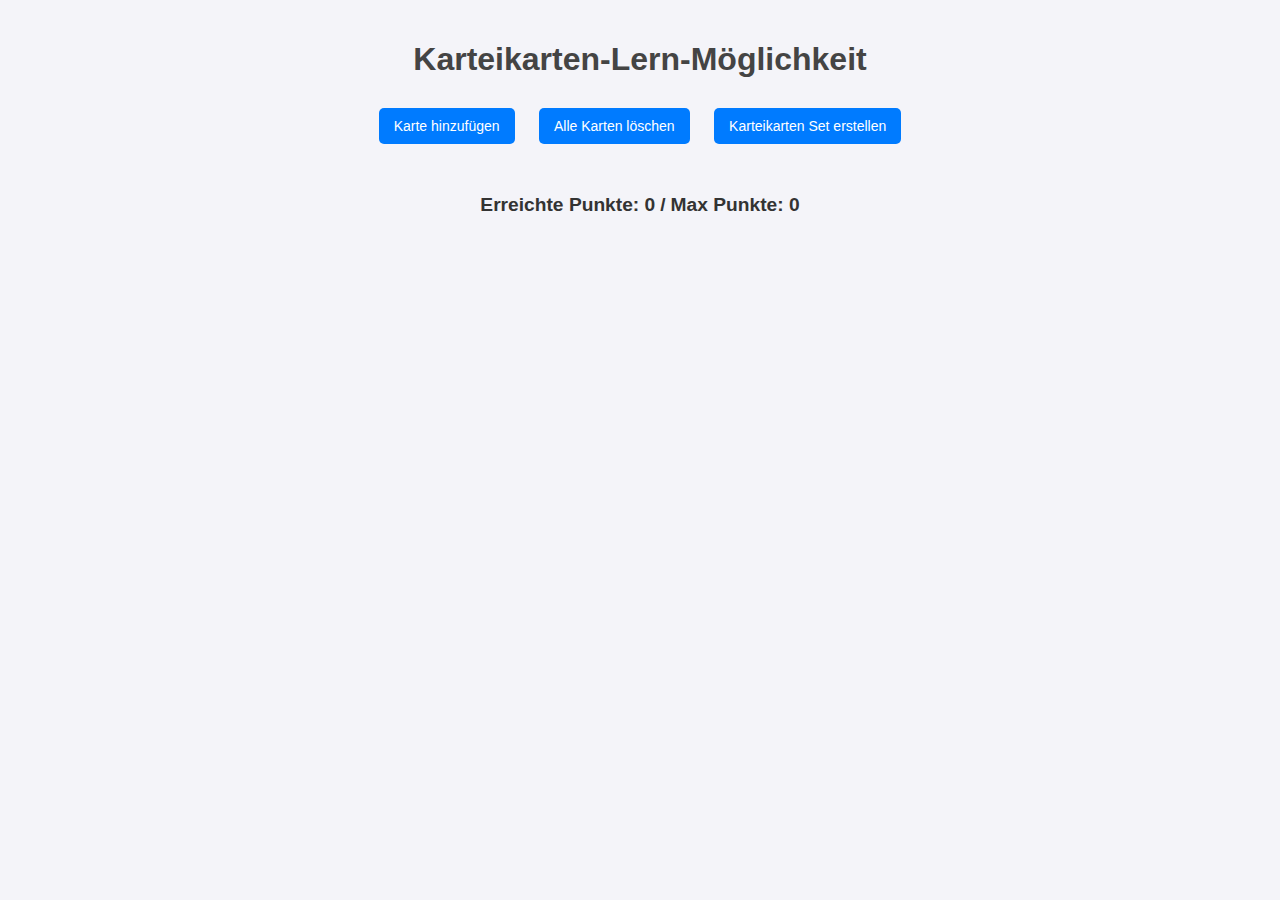
<file: Karteikarten/index.html>
<!DOCTYPE html>
<html lang="de">

<head>
    <meta charset="UTF-8">
    <meta name="viewport" content="width=device-width, initial-scale=1.0">
    <title>Karteikarten-Lern-Möglichkeit</title>
    <link rel="stylesheet" href="Style.css">
    <script defer src="JavaScript.js"></script>
</head>

<body>
    <h1>Karteikarten-Lern-Möglichkeit</h1>
    <button id="addCard">Karte hinzufügen</button>
    <button id="deleteAllCards">Alle Karten löschen</button>
    <button id="addKarteikarteSet">Karteikarten Set erstellen</button>
    <br>
    <span><p id="points">Erreichte Punkte: 0</p><p id="Seperator">/</p><p id="maxPoints">Max Punkte: 0</p></span>   
    <container id="karteiKartenSet"></container>

</body>

</html>
</file>
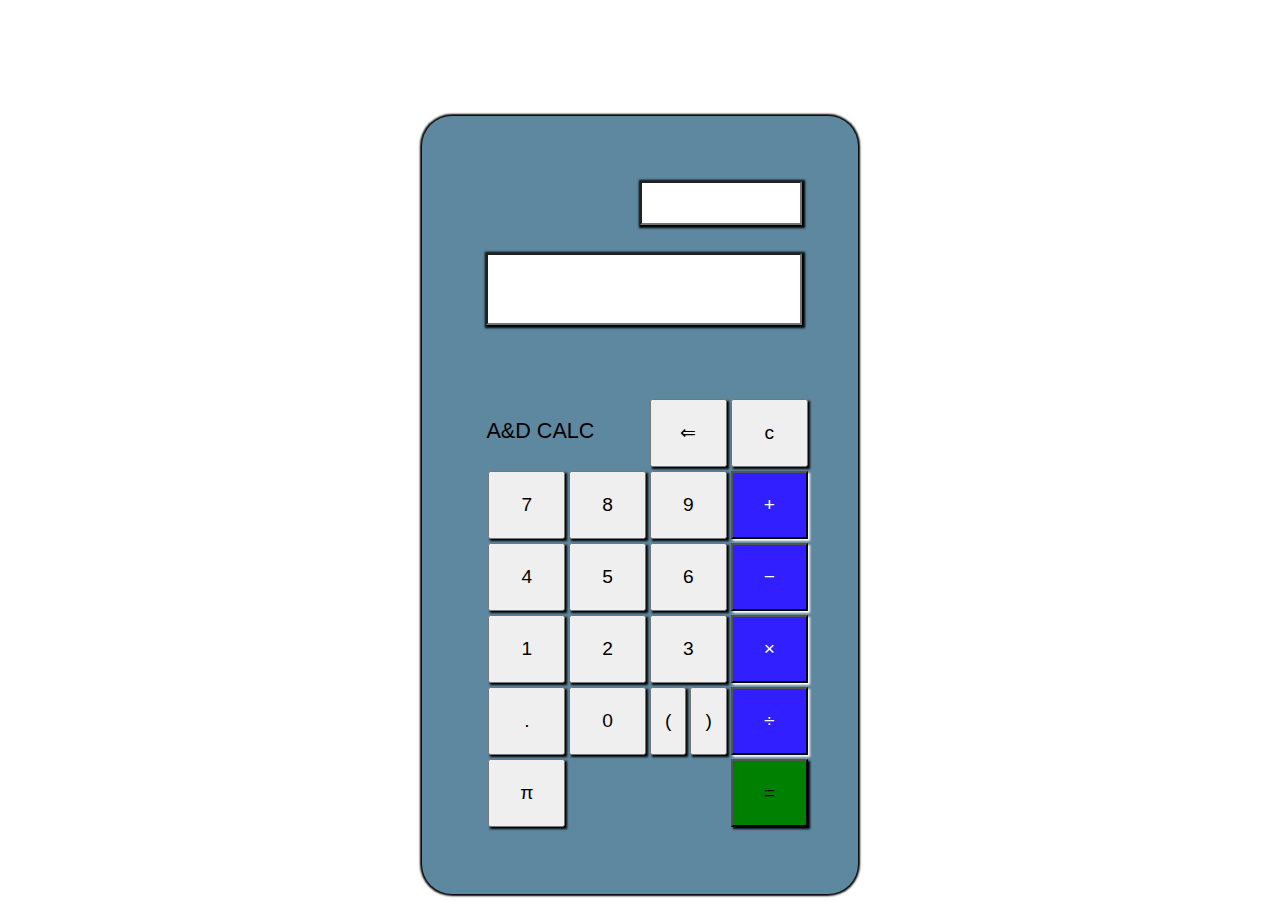
<file: Taschenrechner/index.html>
<!DOCTYPE html>
<html lang="en">

<head>
    <meta charset="UTF-8">
    <meta name="viewport" content="width=device-width, initial-scale=1.0">
    <title>Calculator</title>
</head>
<link rel="stylesheet" href="CSS/style.css">
<link href="https://fonts.cdnfonts.com/css/calculator" rel="stylesheet">
<script defer src="JS/main.js"></script>
<script defer src="JS/dieguito.js"></script>
<script defer src="JS/alessandro.js"></script>

<body>

    <div class="parent">

        <div id="operation-field">
            <input type="text" id="operation-field-style" readonly="readonly">
        </div>

        <div id="input-field">
            <input type="text" id="input" maxlength="11">
        </div>

        <div id="calculator">
            <button id="button-one">1</button>
            <button id="button-two">2</button>
            <button id="button-three">3</button>
            <button id="button-four">4</button>
            <button id="button-five">5</button>
            <button id="button-six">6</button>
            <button id="button-seven">7</button>
            <button id="button-eight">8</button>
            <button id="button-nine">9</button>
            <button id="button-zero">0</button>

            <button id="button-plus">+</button>
            <button id="button-minus">&minus;</button>
            <button id="button-divider">&divide;</button>
            <button id="button-multiplier">&times;</button>
            <button id="button-equals">=</button>
            <button id="button-delete">c</button>
            <button id="button-backspace">&lArr;</button>
            <button id="button-dot">.</button>
            <div id="button-bracket">
                <button id="button-bracket-open">(</button>
                <button id="button-bracket-close">)</button>
            </div>
            <button id="button-pi">&pi;</button>
            <p id="name-calculator">A&D CALC</p>
        </div>

    </div>

</body>

</html>
</file>
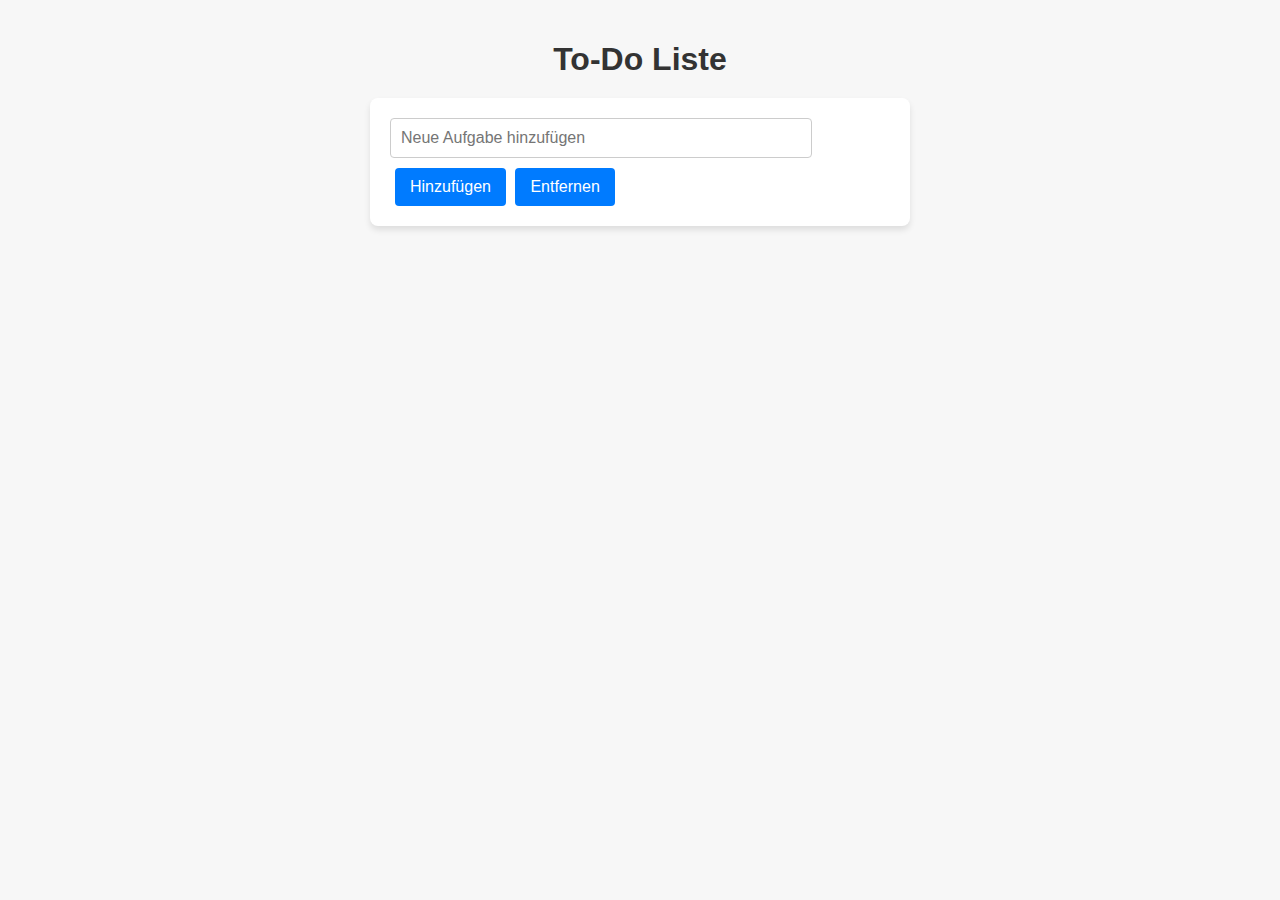
<file: To-Do Liste/index.html>
<!DOCTYPE html>
<html lang="de">

<head>
    <meta charset="UTF-8">
    <meta name="viewport" content="width=device-width, initial-scale=1.0">
    <title>To-Do Liste</title>
    <link rel="stylesheet" href="Style.css">
    <script defer src="JavaScript.js"></script>
</head>

<body>
    <h1>To-Do Liste</h1>
    <container>
        <input type="text" id="toDoInput" placeholder="Neue Aufgabe hinzufügen">
        <button id="addButton">Hinzufügen</button>
        <input type="button" value="Entfernen" id="removeButton">
        <ul id="toDoList"></ul>
    </container>

</body>

</html>
</file>
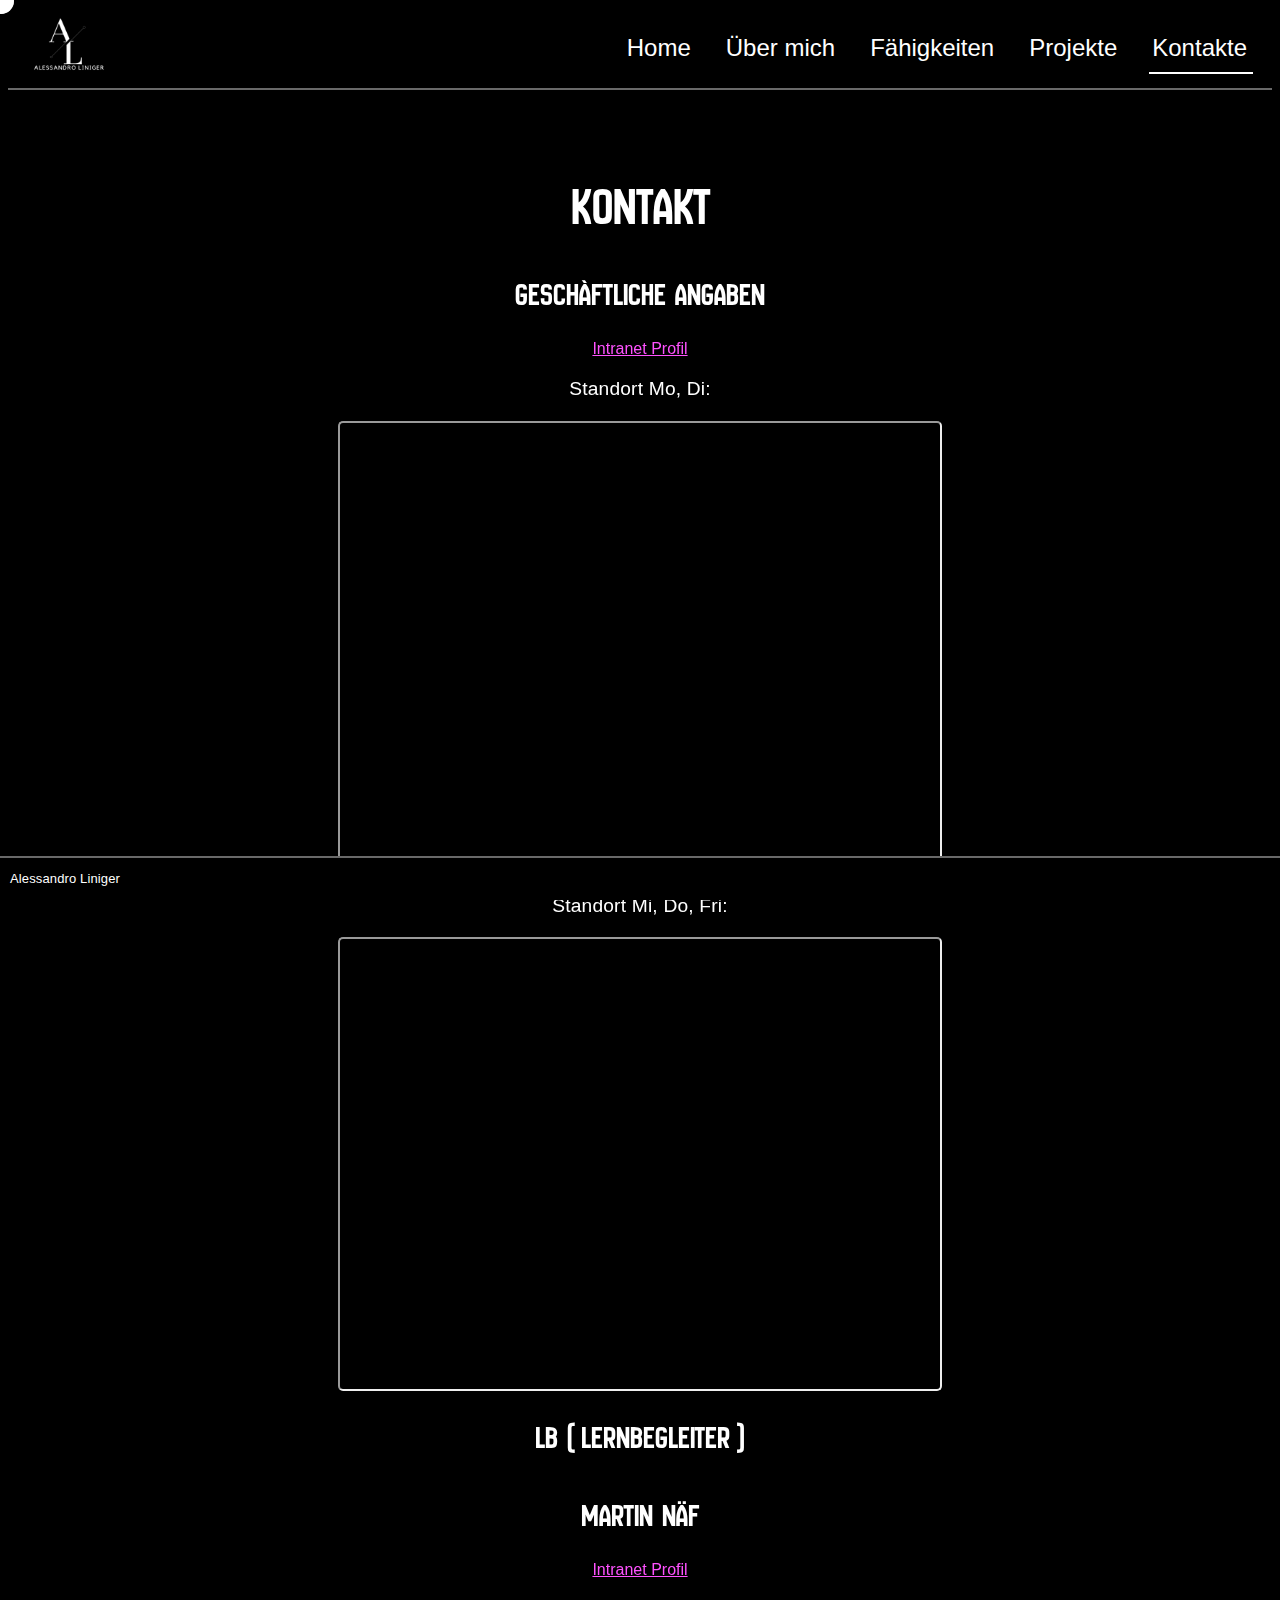
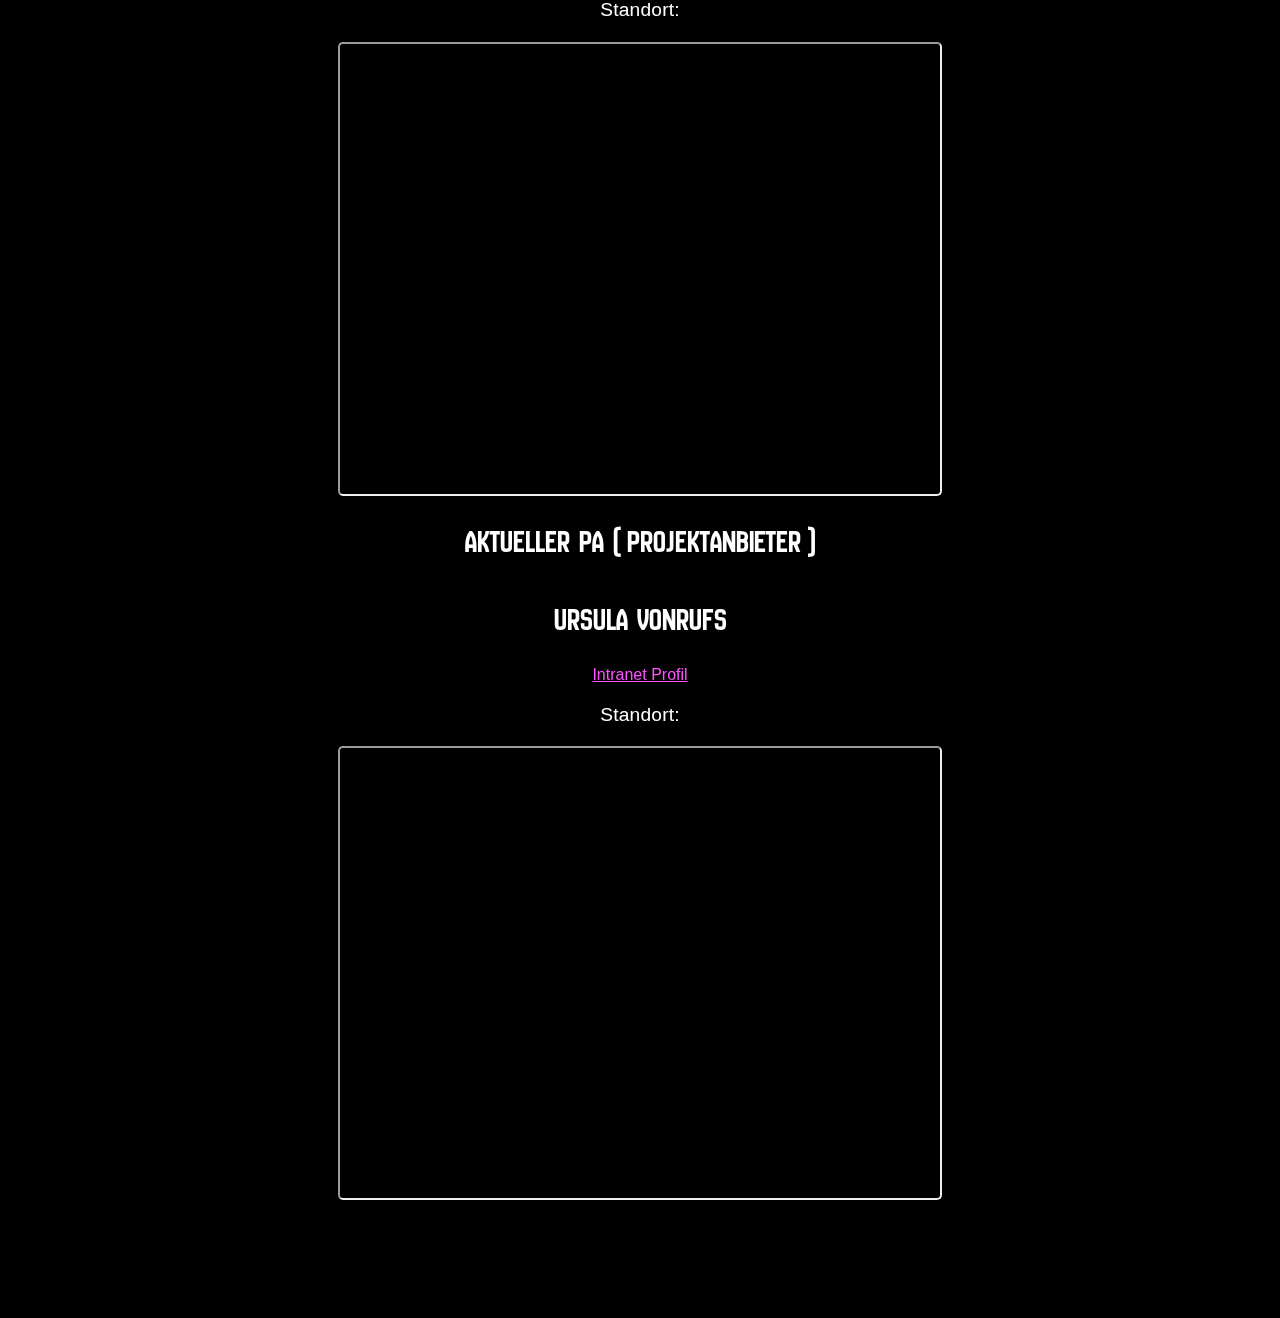
<file: HTML/contact.html>
<!DOCTYPE html>
<html lang="de">

<head>
  <meta charset="UTF-8" />
  <meta name="viewport" content="width=device-width, initial-scale=1.0" />
  <title>Kontakt - Alessandro Linigers Portfolio</title>
  <link rel="icon" type="image/x-icon" href="/favicon_io/favicon-32x32.png" />

  <link rel="preconnect" href="https://fonts.googleapis.com" />
  <link rel="preconnect" href="https://fonts.gstatic.com" crossorigin />
  <link href="https://fonts.googleapis.com/css2?family=New+Amsterdam&display=swap" rel="stylesheet">
  <link href="https://fonts.cdnfonts.com/css/kollektif" rel="stylesheet" />

  <link href="/CSS/contact.css" rel="stylesheet" />
  <link href="/CSS/general.css" rel="stylesheet" />
  <link href="/CSS/navBar.css" rel="stylesheet" />
  <link href="/CSS/footer.css" rel="stylesheet" />

  <script defer src="/JS/CursorEffect.js"></script>
  <script defer src="/JS/fadeEffect.js"></script>

</head>

<body>
  <div class="cursor">
    <div class="circle"></div>
    <div class="circle"></div>
    <div class="circle"></div>
    <div class="circle"></div>
    <div class="circle"></div>
    <div class="circle"></div>
    <div class="circle"></div>
    <div class="circle"></div>
    <div class="circle"></div>
    <div class="circle"></div>
    <div class="circle"></div>
    <div class="circle"></div>
    <div class="circle"></div>
    <div class="circle"></div>
    <div class="circle"></div>
    <div class="circle"></div>
    <div class="circle"></div>
    <div class="circle"></div>
    <div class="circle"></div>
  </div>
  <navbar>
    <img onclick="location.href='/Index.html'" src="/Bilder/AL_Logo.png" draggable="false" id="Logo"
      alt="Logo Website" />
    <input type="checkbox" id="menuToggle">
    <label for="menuToggle" id="navlist">
      <img src="/Bilder/navlist.png" draggable="false" id="navlist" alt="navlist">
    </label>
    <ul>
      <li id="open"><a href="/HTML/contact.html">Kontakte</a></li>
      <li><a href="/HTML/project.html">Projekte</a></li>
      <li><a href="/HTML/skills.html">Fähigkeiten</a></li>
      <li><a href="/HTML/aboutme.html">Über mich</a></li>
      <li><a href="/index.html">Home</a></li>
    </ul>
  </navbar>

  <main>

    <div class="above">
      <kontakte>
        <h1>Kontakt</h1>

        <h2>Geschäftliche Angaben</h2>
        <a href="https://intranet.swisscom.com/home/profile/i:0e.t%7Cazuread%7Ctaalialc" target="_blank">Intranet
          Profil</a>

        <!--Meine Berufsschule-->
        <p>Standort Mo, Di:</p>

        <iframe
          src="https://www.google.com/maps/embed?pb=!1m18!1m12!1m3!1d334.79176310376414!2d8.719501928878712!3d47.50388278240012!2m3!1f0!2f0!3f0!3m2!1i1024!2i768!4f13.1!3m3!1m2!1s0x479a997ba89647fb%3A0x3ab0502e4a996bdd!2sBerufbildungsschule%20Winterthur!5e0!3m2!1sen!2sch!4v1723719505732!5m2!1sen!2sch"
          allowfullscreen="" loading="lazy" referrerpolicy="no-referrer-when-downgrade"></iframe>
    <!--Arbeitsort meiner Firma-->
      <p>Standort Mi, Do, Fri:</p>

      <iframe
        src="https://www.google.com/maps/embed?pb=!1m18!1m12!1m3!1d2701.05509448849!2d8.5108082!3d47.39135789999999!2m3!1f0!2f0!3f0!3m2!1i1024!2i768!4f13.1!3m3!1m2!1s0x47900a4886815381%3A0x78b4b7222728e230!2sF%C3%B6rrlibuckstrasse%20181%2C%208005%20Z%C3%BCrich!5e0!3m2!1sen!2sch!4v1723637542464!5m2!1sen!2sch"
        allowfullscreen="" loading="lazy" referrerpolicy="no-referrer-when-downgrade"></iframe>

      <h2>LB ( Lernbegleiter )
        <br><br>
        Martin Nàf
      </h2>
      <a href="https://intranet.swisscom.com/home/profile/i:0e.t%7Cazuread%7Ctolnama2/" target="_blank">Intranet
        Profil</a>
      <!--Standort Meines Lernbegleiters-->
      <p>Standort:</p>
      <iframe
        src="https://www.google.com/maps/embed?pb=!1m18!1m12!1m3!1d2703.1360165086408!2d7.904250977606739!3d47.350742371167584!2m3!1f0!2f0!3f0!3m2!1i1024!2i768!4f13.1!3m3!1m2!1s0x479031cb2827bebf%3A0x138000b785495d45!2sSwisscom-Gasse%2C%204600%20Olten!5e0!3m2!1sen!2sch!4v1723638808431!5m2!1sen!2sch"
        allowfullscreen="" loading="lazy" referrerpolicy="no-referrer-when-downgrade"></iframe>

      <h2>Aktueller PA ( Projektanbieter )
        <br><br>
        Ursula Vonrufs
      </h2>
      <a href="https://intranet.swisscom.com/home/profile/i:0e.t%7Cazuread%7Ctchvour3" target="_blank">Intranet
        Profil</a>
      <!--Standort Meines Projektbegleiters-->
      <p>Standort:</p>
      <iframe
        src="https://www.google.com/maps/embed?pb=!1m18!1m12!1m3!1d2701.05509448849!2d8.5108082!3d47.39135789999999!2m3!1f0!2f0!3f0!3m2!1i1024!2i768!4f13.1!3m3!1m2!1s0x47900a4886815381%3A0x78b4b7222728e230!2sF%C3%B6rrlibuckstrasse%20181%2C%208005%20Z%C3%BCrich!5e0!3m2!1sen!2sch!4v1723637542464!5m2!1sen!2sch"
        allowfullscreen="" loading="lazy" referrerpolicy="no-referrer-when-downgrade"></iframe>
    </div>
    <br />
    </kontakte>
  </main>

  <footer>
    <p>Alessandro Liniger</p>
  </footer>
</body>

</html>
</file>
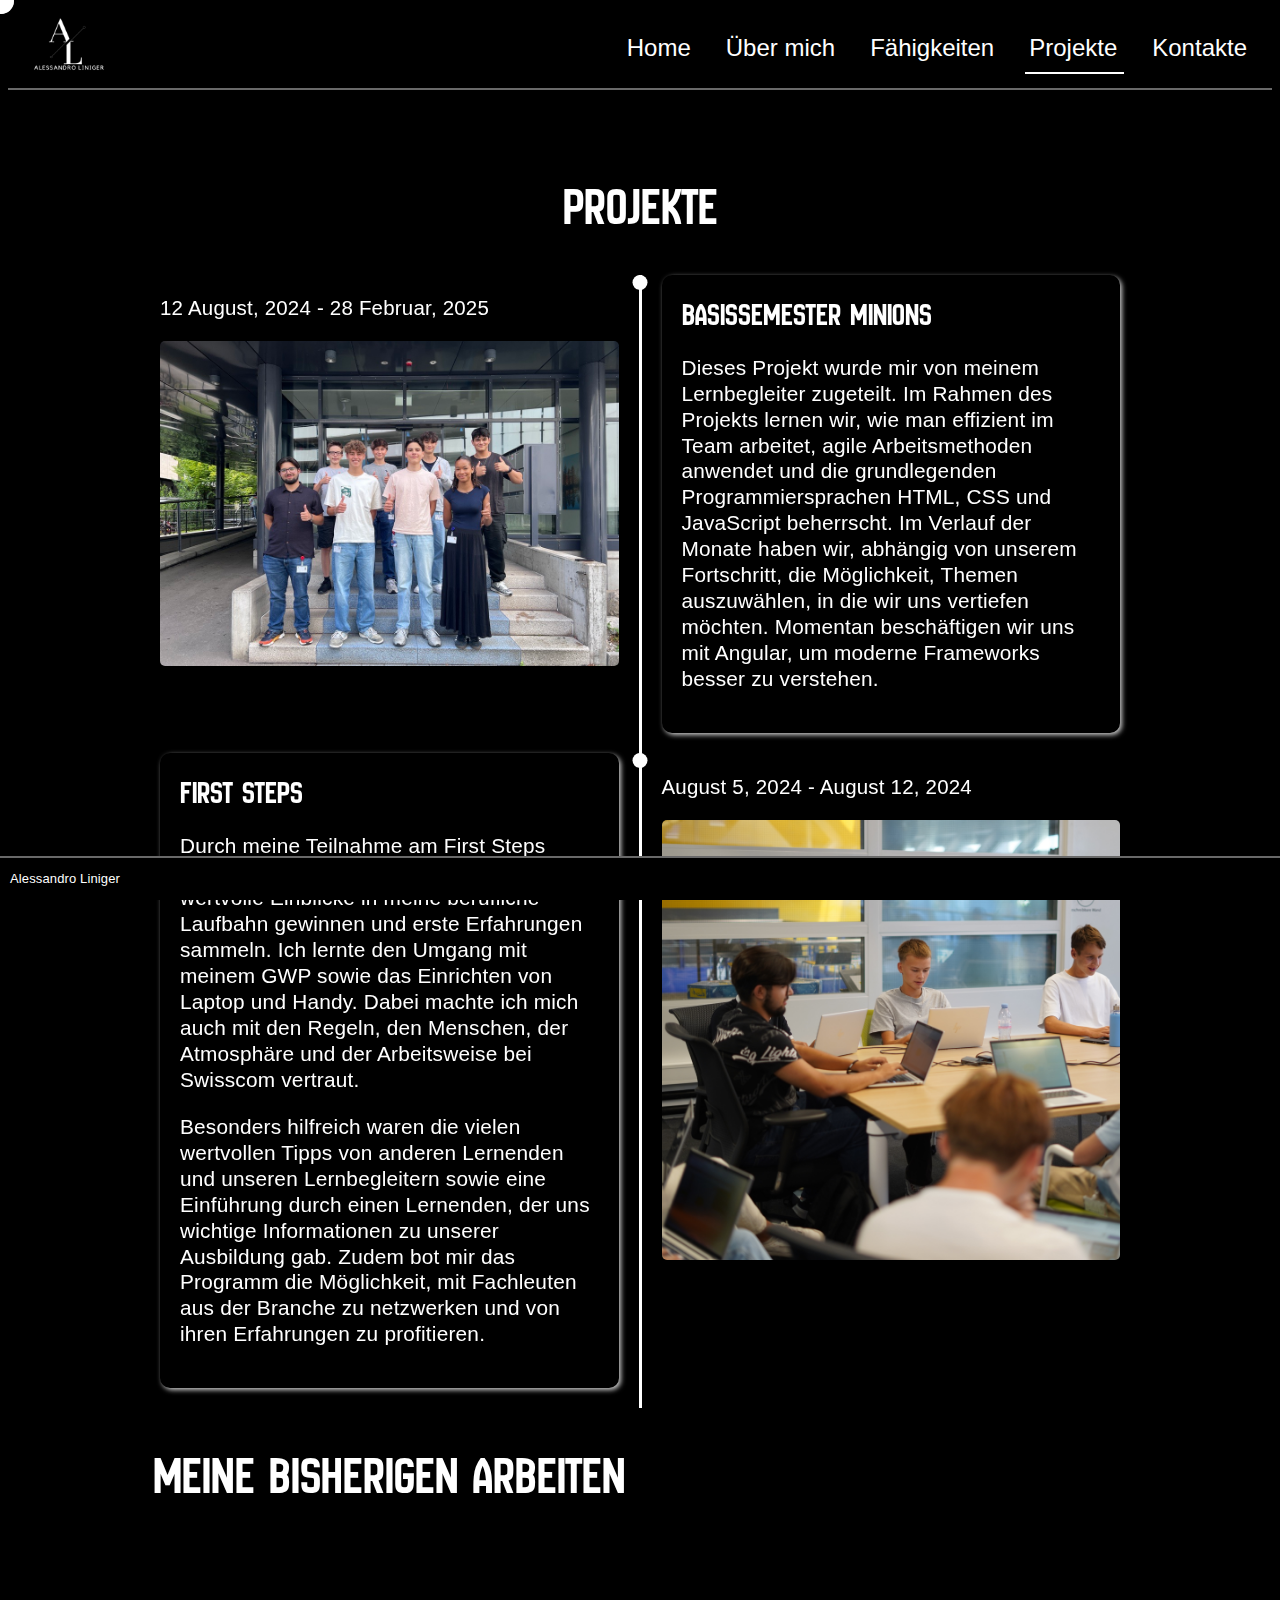
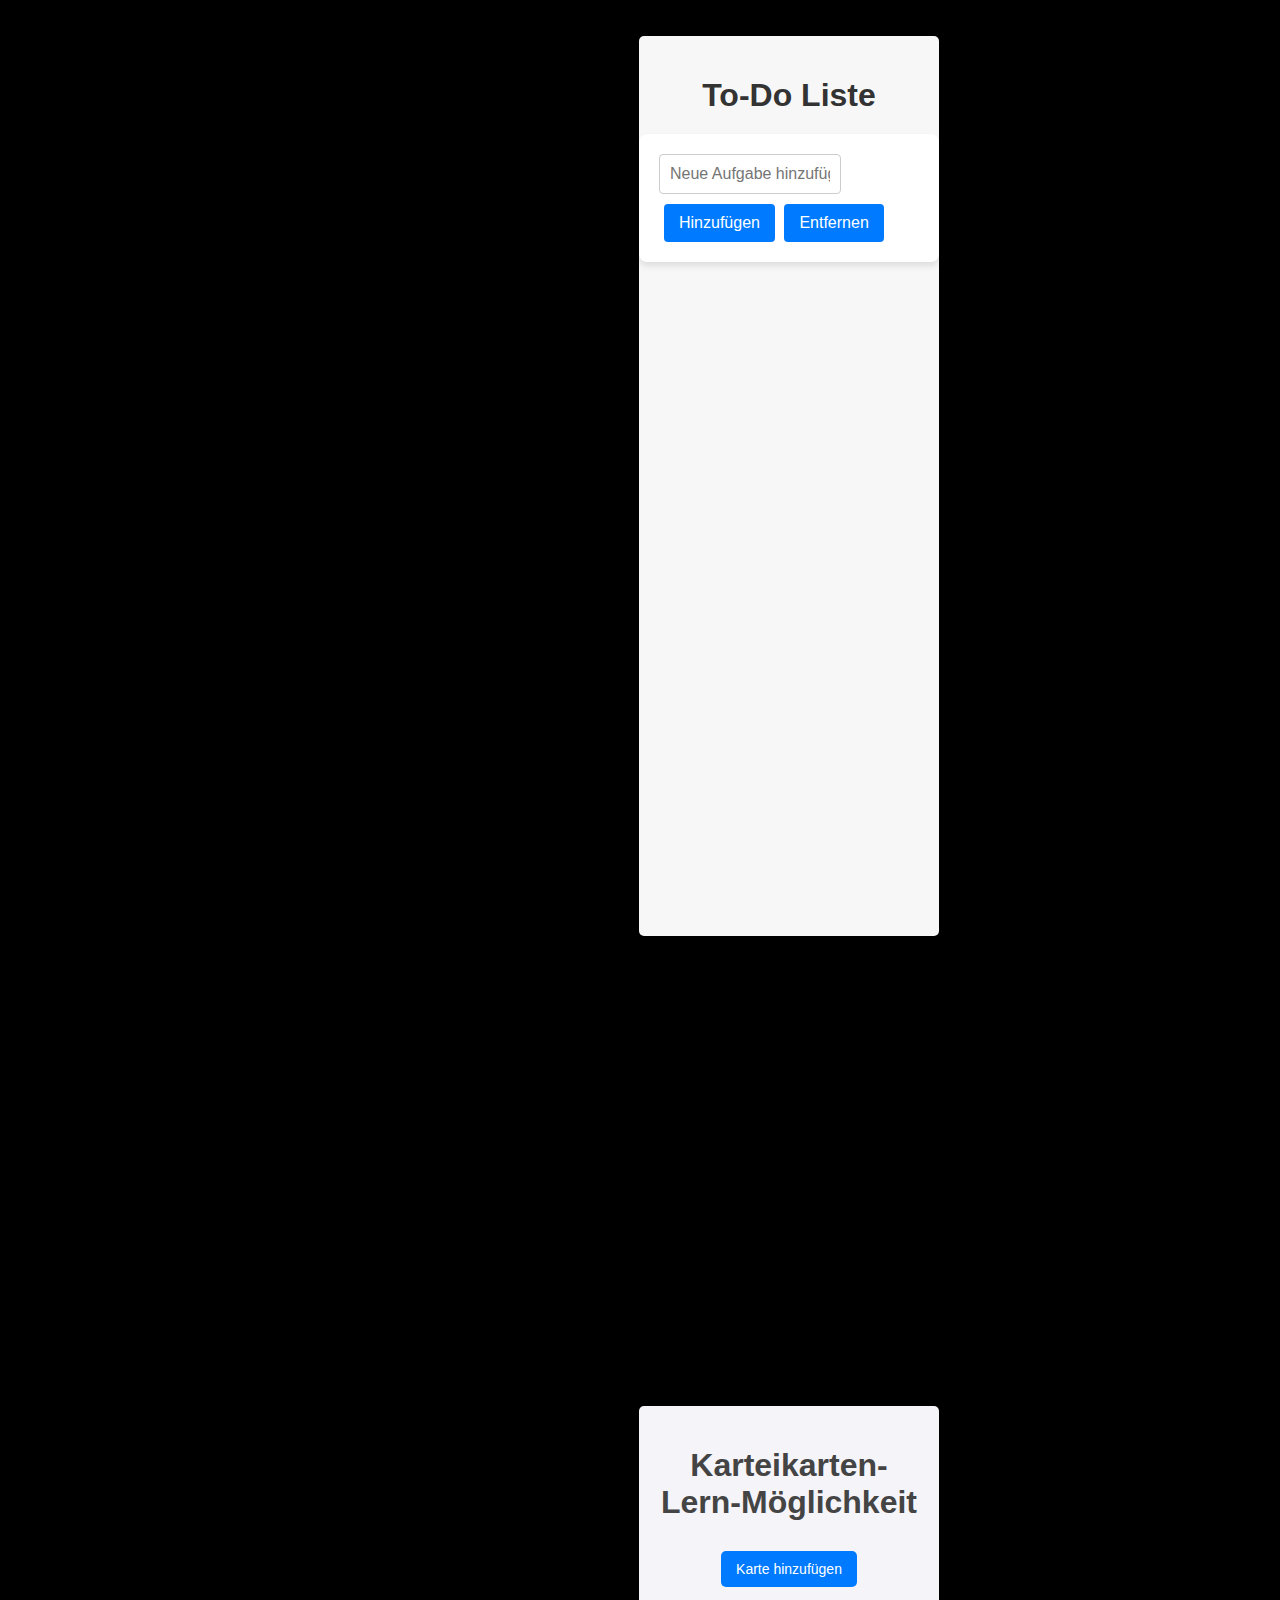
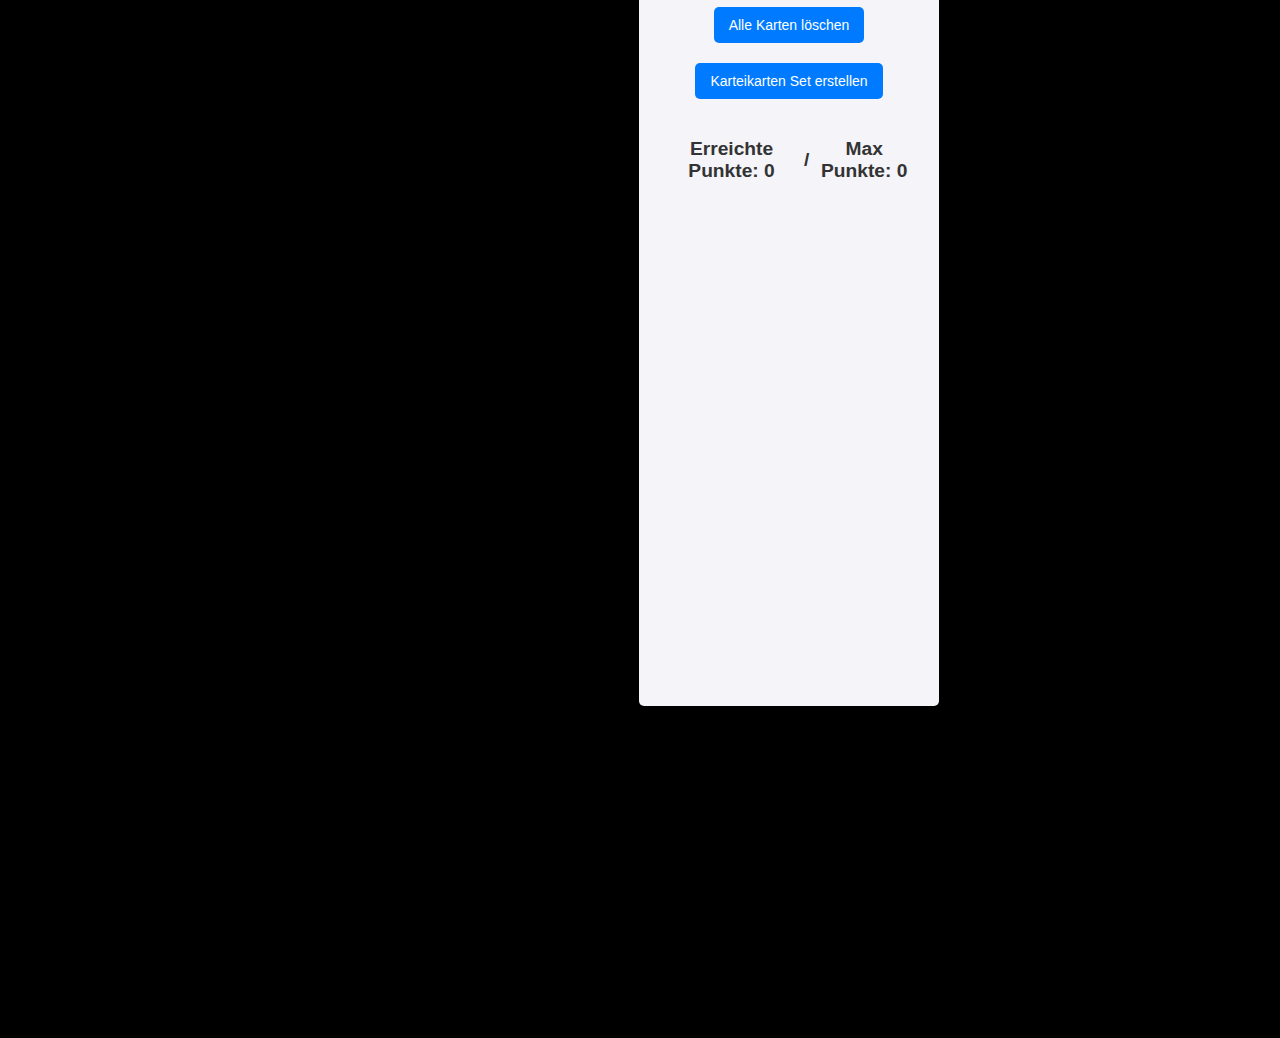
<file: HTML/project.html>
<!DOCTYPE html>
<html lang="de">

<head>
  <meta charset="UTF-8" />
  <meta name="viewport" content="width=device-width, initial-scale=1.0" />
  <title>Projekte - Alessandro Linigers Portfolio</title>
  <link rel="icon" type="image/x-icon" href="/favicon_io/favicon-32x32.png" />

  <link rel="preconnect" href="https://fonts.googleapis.com" />
  <link rel="preconnect" href="https://fonts.gstatic.com" crossorigin />
  <link href="https://fonts.googleapis.com/css2?family=New+Amsterdam&display=swap" rel="stylesheet">
  <link href="https://fonts.cdnfonts.com/css/kollektif" rel="stylesheet" />

  <link href="/CSS/project.css" rel="stylesheet" />
  <link href="/CSS/general.css" rel="stylesheet" />
  <link href="/CSS/navBar.css" rel="stylesheet" />
  <link href="/CSS/footer.css" rel="stylesheet" />

  <script defer src="/JS/CursorEffect.js"></script>
  <script defer src="/JS/fadeEffect.js"></script>

</head>

<body>
  <div class="cursor">
    <div class="circle"></div>
    <div class="circle"></div>
    <div class="circle"></div>
    <div class="circle"></div>
    <div class="circle"></div>
    <div class="circle"></div>
    <div class="circle"></div>
    <div class="circle"></div>
    <div class="circle"></div>
    <div class="circle"></div>
    <div class="circle"></div>
    <div class="circle"></div>
    <div class="circle"></div>
    <div class="circle"></div>
    <div class="circle"></div>
    <div class="circle"></div>
    <div class="circle"></div>
    <div class="circle"></div>
    <div class="circle"></div>
  </div>
  <navbar>
    <img onclick="location.href='/Index.html'" src="/Bilder/AL_Logo.png" draggable="false" id="Logo"
      alt="Logo Website" />
    <input type="checkbox" id="menuToggle">
    <label for="menuToggle" id="navlist">
      <img src="/Bilder/navlist.png" draggable="false" id="navlist" alt="navlist">
    </label>
    <ul>
      <li><a href="/HTML/contact.html">Kontakte</a></li>
      <li id="open"><a href="/HTML/project.html">Projekte</a></li>
      <li><a href="/HTML/skills.html">Fähigkeiten</a></li>
      <li><a href="/HTML/aboutme.html">Über mich</a></li>
      <li><a href="/index.html">Home</a></li>
    </ul>
  </navbar>

  <main>
    <div class="above">
      <h1>Projekte</h1>

      <timeline>
        <div class="timelineComponent">
          <article class="timelineDate timelineDate_right">
            <p>12 August, 2024 - 28 Februar, 2025</p>
            <img class="projektBasissemester" src="/Bilder/ProjektBasissemester.jpeg"
              alt="GruppenFoto mit unseren Firstie Team" draggable="false" />
          </article>
        </div>

        <div class="timelineLine">
          <div class="timelinePoint"></div>
        </div>

        <article class="timelineComponent timelineComponent_bg">
          <!-- Erster Abschnitt der Timeline-Beschreibung -->
          <h2 class="timelineTitle">Basissemester Minions</h2>
          <p class="timelineParagraph">
            Dieses Projekt wurde mir von meinem Lernbegleiter zugeteilt. Im Rahmen des Projekts lernen wir, wie man
            effizient im Team arbeitet, agile Arbeitsmethoden anwendet und die grundlegenden Programmiersprachen HTML,
            CSS und JavaScript beherrscht. Im Verlauf der Monate haben wir, abhängig von unserem Fortschritt, die
            Möglichkeit, Themen auszuwählen, in die wir uns vertiefen möchten. Momentan beschäftigen wir uns mit
            Angular, um moderne Frameworks besser zu verstehen.
          </p>
        </article>

        <article class="timelineComponent timelineComponent_bg">

          <!-- Zweiter Abschnitt der Timeline-Beschreibung -->
          <h2 class="timelineTitle">First Steps</h2>

          <p class="timelineParagraph">
            Durch meine Teilnahme am First Steps Programm bei Swisscom konnte ich wertvolle Einblicke in meine
            berufliche
            Laufbahn gewinnen und erste Erfahrungen sammeln. Ich lernte den Umgang mit meinem GWP sowie das Einrichten
            von
            Laptop und Handy. Dabei machte ich mich auch mit den Regeln, den Menschen, der Atmosphäre und der
            Arbeitsweise
            bei Swisscom vertraut.
          </p>

          <p class="timelineParagraph">
            Besonders hilfreich waren die vielen wertvollen Tipps von anderen Lernenden und unseren Lernbegleitern sowie
            eine Einführung durch einen Lernenden, der uns wichtige Informationen zu unserer Ausbildung gab. Zudem bot
            mir
            das Programm die Möglichkeit, mit Fachleuten aus der Branche zu netzwerken und von ihren Erfahrungen zu
            profitieren.
          </p>
        </article>

        <div class="timelineLine">
          <div class="timelinePoint"></div>
        </div>
        <div class="timelineComponent">
          <article class="timelineDate">
            <p>August 5, 2024 - August 12, 2024</p>
            <img class="projektFirstSteps" src="/Bilder/ProjektFirstSteps.JPG" alt="Bild mit Andere Firsties"
              draggable="false" />
          </article>
        </div>

        <h1>Meine bisherigen Arbeiten</h1>
        <div class="MeineArbeiten">
          <iframe src="/To-Do Liste/index.html">Your browser doesn't support iframes</iframe>
          <iframe src="/Karteikarten/index.html">Your browser doesn't support iframes</iframe>
          <iframe src="/Taschenrechner/index.html">Your browser doesn't support iframes</iframe>
        </div>
    </div>
    </timeline>

  </main>

  <footer>
    <p>Alessandro Liniger</p>
  </footer>
</body>

</html>
</file>
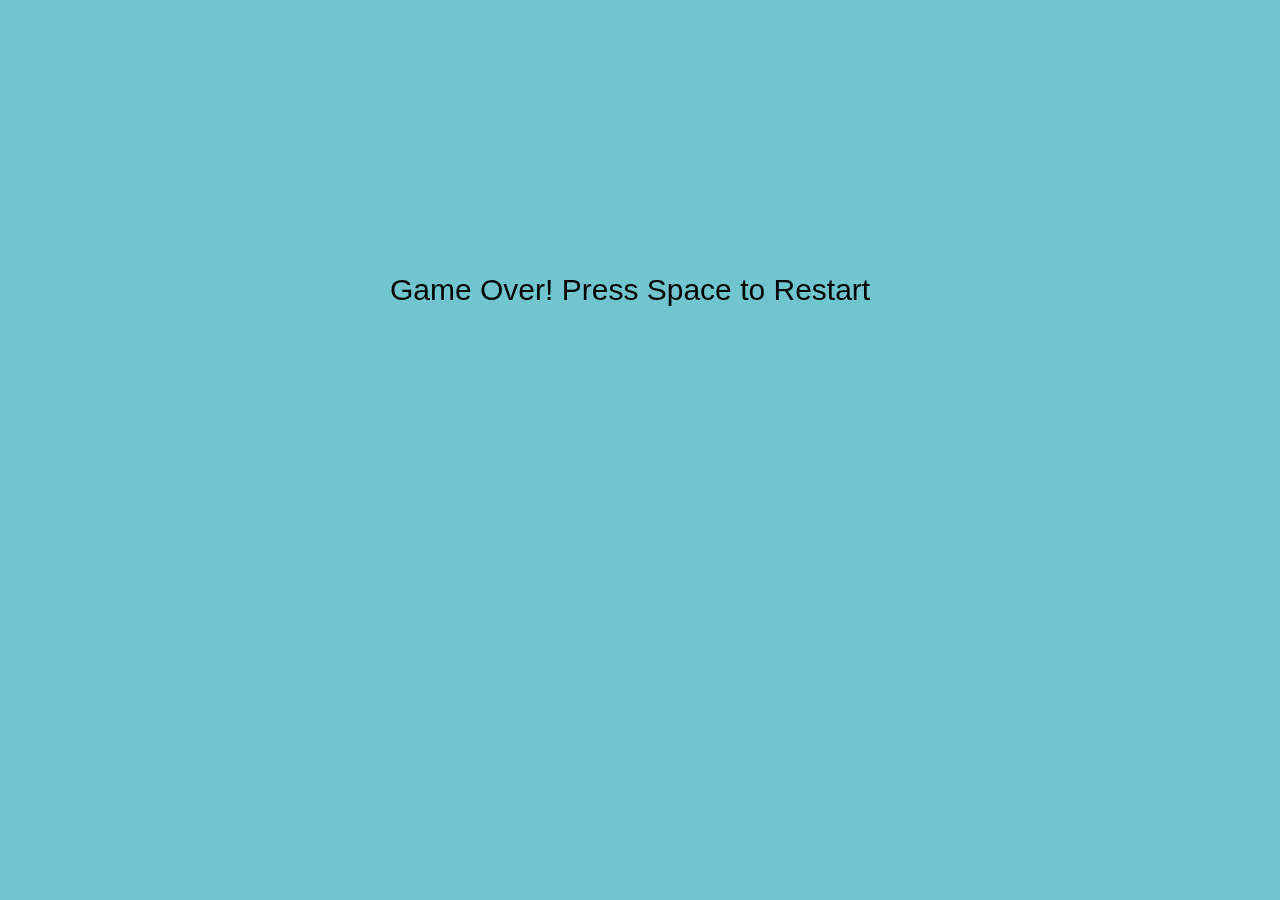
<file: Karteikarten/Untitled-1.html>
<!DOCTYPE html>
<html lang="en">
<head>
    <meta charset="UTF-8">
    <meta name="viewport" content="width=device-width, initial-scale=1.0">
    <title>Flappy Bird</title>
    <style>
        body { margin: 0; overflow: hidden; background-color: #70c5ce; }
        canvas { display: block; margin: 0 auto; background-color: #70c5ce; }
    </style>
</head>
<body>
    <canvas id="gameCanvas"></canvas>
    <script>
        const canvas = document.getElementById('gameCanvas');
        const ctx = canvas.getContext('2d');

        canvas.width = 800;
        canvas.height = 600;

        const bird = {
            x: 100,
            y: canvas.height / 2,
            width: 40,
            height: 40,
            speed: 2,
            gravity: 0.4,
            lift: -10,
            velocity: 0
        };

        const pipes = [];
        const pipeWidth = 60;
        const gapHeight = 150;
        const pipeFrequency = 90; // Every X frames a new pipe appears
        let frameCount = 0;
        let gameOver = false;

        function drawBird() {
            ctx.fillStyle = 'yellow';
            ctx.fillRect(bird.x, bird.y, bird.width, bird.height);
        }

        function createPipes() {
            if (frameCount % pipeFrequency === 0) {
                const pipeHeight = Math.floor(Math.random() * (canvas.height - gapHeight));
                pipes.push({ x: canvas.width, top: pipeHeight, bottom: pipeHeight + gapHeight });
            }
        }

        function drawPipes() {
            ctx.fillStyle = 'green';
            for (let i = 0; i < pipes.length; i++) {
                const pipe = pipes[i];
                ctx.fillRect(pipe.x, 0, pipeWidth, pipe.top); // Top pipe
                ctx.fillRect(pipe.x, pipe.bottom, pipeWidth, canvas.height - pipe.bottom); // Bottom pipe
            }
        }

        function movePipes() {
            for (let i = 0; i < pipes.length; i++) {
                pipes[i].x -= 3;
            }

            // Remove pipes that have gone off-screen
            if (pipes.length && pipes[0].x + pipeWidth < 0) {
                pipes.shift();
            }
        }

        function checkCollisions() {
            // Check if bird hits the ground
            if (bird.y + bird.height > canvas.height) {
                gameOver = true;
            }

            // Check if bird hits a pipe
            for (let i = 0; i < pipes.length; i++) {
                const pipe = pipes[i];
                if (bird.x + bird.width > pipe.x && bird.x < pipe.x + pipeWidth) {
                    if (bird.y < pipe.top || bird.y + bird.height > pipe.bottom) {
                        gameOver = true;
                    }
                }
            }
        }

        function updateBird() {
            bird.velocity += bird.gravity;
            bird.y += bird.velocity;
            if (bird.y < 0) bird.y = 0; // Prevent the bird from going off the top
        }

        function handleKeyPress(e) {
            if (e.keyCode === 32 && !gameOver) { // Space bar to make the bird flap
                bird.velocity = bird.lift;
            }

            if (e.keyCode === 32 && gameOver) { // Restart the game
                resetGame();
            }
        }

        function resetGame() {
            pipes.length = 0; // Clear pipes
            bird.y = canvas.height / 2;
            bird.velocity = 0;
            gameOver = false;
            frameCount = 0;
        }

        function draw() {
            ctx.clearRect(0, 0, canvas.width, canvas.height);

            if (!gameOver) {
                createPipes();
                movePipes();
                checkCollisions();
                updateBird();
                drawPipes();
                drawBird();
            } else {
                ctx.fillStyle = 'black';
                ctx.font = '30px Arial';
                ctx.fillText('Game Over! Press Space to Restart', 150, canvas.height / 2);
            }

            frameCount++;
            requestAnimationFrame(draw); // Loop the game
        }

        // Listen to keypress event
        window.addEventListener('keydown', handleKeyPress);

        draw(); // Start the game
    </script>
</body>
</html>
</file>
<file: Karteikarten/Style.css>
body {
    font-family: Arial, sans-serif;
    background-color: #f4f4f9;
    color: #333;
    margin: 0;
    padding: 20px;
    text-align: center;
}

h1 {
    margin-bottom: 20px;
    color: #444;
}

button {
    background-color: #007bff;
    color: white;
    border: none;
    padding: 10px 15px;
    border-radius: 5px;
    cursor: pointer;
    margin: 10px;
    font-size: 14px;
}

button:hover {
    background-color: #0056b3;
}

#karteiKartenSet {
    display: flex;
    flex-wrap: wrap; 
    justify-content: center;
    gap: 15px;
    margin-top: 20px;
}

.karteikarte {
    background-color: #fff;
    border: 1px solid #ddd;
    border-radius: 10px;
    box-shadow: 0 4px 6px rgba(0, 0, 0, 0.1);
    padding: 20px;
    width: 300px;
    text-align: left;
    transition: transform 0.2s ease-in-out;
}

.karteikarte:hover {
    transform: scale(1.05); 
}

.karteikarte p {
    margin: 10px 0;
    font-size: 16px;
}

input[type="text"] {
    width: 100%;
    padding: 10px;
    margin-top: 10px;
    margin-bottom: 15px;
    border: 1px solid #ddd;
    border-radius: 5px;
    font-size: 16px;
}

input[type="text"]:focus {
    border-color: #007bff;
    outline: none;
}

button.solution {
    background-color: #4caf50;
    color: white;
    padding: 10px 15px;
    border-radius: 5px;
    cursor: pointer;
    font-size: 14px;
    width: 100%;
    margin-top: 10px;
}

button.solution:hover {
    background-color: #388e3c;
}

span {
    font-size: 1.2rem;
    display: flex;
    justify-content: center;
    align-items: center;
    margin-top: 20px;
    font-weight: bold;
}

#seperator {
    margin: 0 10px; 
    font-size: 1.5em; 
    color: #555; 
}

#points, #maxPoints {
    margin: 0 5px;
}

button.delete {
    background-color: #e74c3c;
    margin-top: 10px;
    width: 100%;
    padding: 10px 15px;
    font-size: 14px;
    border-radius: 5px;
}

button.delete:hover {
    background-color: #c0392b;
}
</file>
<file: Taschenrechner/CSS/style.css>
:root {
  --operator-color: #321fff;
  --text-color: white;
}

body {
  display: flex;
  justify-content: center;
  font-family: Arial, Helvetica, sans-serif;
  overflow: hidden;
}

p {
  font-size: 21.6px;
}

#input {
  text-align: right;
  min-width: 307.2px;
  min-height: 64.8px;
  font-size: 68px;
  font-family: "Calculator", sans-serif;
  letter-spacing: 3.84px;
  box-shadow: 1px 1px 2px 2px;
}

#operation-field-style {
  text-align: right;
  max-width: 153.6px;
  box-shadow: 1px 1px 2px 2px;
  min-height: 37.8px;
}

.parent {
  display: grid;
  grid-template-columns: repeat(4, 1fr);
  grid-template-rows: repeat(9, 1fr);
  grid-column-gap: 0px;
  grid-row-gap: 0px;
  background-color: #5e88a0;
  width: 307.2px;
  height: 648px;
  padding: 64.8px;
  margin-top: 108px;
  border-radius: 30px;
  box-shadow: 0px 0px 2px 2px;
}

#input-field {
  grid-area: 1 / 1 / 4 / 5;
  display: grid;
  grid-template-columns: repeat(4, 1fr);
  grid-template-rows: repeat(2, 1fr);
  grid-column-gap: 0px;
  grid-row-gap: 0px;
}

#calculator {
  grid-area: 4 / 1 / 10 / 5;
  display: grid;
  grid-template-columns: repeat(4, 1fr);
  grid-template-rows: repeat(6, 1fr);
  grid-column-gap: 0px;
  grid-row-gap: 0px;
}

button {
  font-size: 19.2px;
  font-family: Arial, Helvetica, sans-serif;
  margin: 2px;
  box-shadow: 2px 2px 2px;
  width: 76.8px;
}

#operation-field {
  grid-area: 1 / 3 / 2 / 5;
}

#input-field {
  grid-area: 2 / 1 / 4 / 5;
}

#button-zero {
  grid-area: 5 / 2 / 6 / 3;
}

#button-one {
  grid-area: 4 / 1 / 5 / 2;
}

#button-two {
  grid-area: 4 / 2 / 5 / 3;
}

#button-three {
  grid-area: 4 / 3 / 5 / 4;
}

#button-four {
  grid-area: 3 / 1 / 4 / 2;
}

#button-five {
  grid-area: 3 / 2 / 4 / 3;
}

#button-six {
  grid-area: 3 / 3 / 4 / 4;
}

#button-seven {
  grid-area: 2 / 1 / 3 / 2;
}

#button-eight {
  grid-area: 2 / 2 / 3 / 3;
}

#button-nine {
  grid-area: 2 / 3 / 3 / 4;
}

#button-equals {
  grid-area: 6 / 4 / 7 / 5;
  background-color: green;
}

#button-divider {
  grid-area: 5 / 4 / 6 / 5;
  background-color: var(--operator-color);
  color: var(--text-color);
}

#button-multiplier {
  grid-area: 4 / 4 / 5 / 5;
  background-color: var(--operator-color);
  color: var(--text-color);
}

#button-minus {
  grid-area: 3 / 4 / 4 / 5;
  background-color: var(--operator-color);
  color: var(--text-color);
}

#button-plus {
  grid-area: 2 / 4 / 3 / 5;
  background-color: var(--operator-color);
  color: var(--text-color);
  box-shadow: black;
}

#button-delete {
  grid-area: 1 / 4 / 2 / 5;
}

#name-calculator {
  grid-area: 1 / 1 / 2 / 3;
}

#button-dot {
  grid-area: 5 / 1 / 6 / 2;
}

#button-bracket {
  grid-area: 5 / 3 / 6 / 4;
  display: grid;
  grid-template-columns: repeat(2, 1fr);
  grid-template-rows: 1fr;
  grid-column-gap: 0px;
  grid-row-gap: 0px;
}

#button-bracket-open {
  grid-area: 1 / 1 / 2 / 2;
  width: 36.48px;
}

#button-bracket-close {
  grid-area: 1 / 2 / 2 / 3;
  width: 36.48px;
}

#button-pi {
  grid-area: 6 / 1 / 7 / 2;
}

#button-backspace {
  grid-area: 1 / 3 / 2 / 4;
}

@media (max-width: 490px) {
  body {
    zoom: 80%;
  }
}
</file>
<file: To-Do Liste/Style.css>
/* Allgemeines Styling */
body {
    font-family: Arial, sans-serif;
    background-color: #f7f7f7;
    margin: 0;
    padding: 20px;
    display: flex;
    flex-direction: column;
    align-items: center;
}

/* Überschrift */
h1 {
    color: #333;
    margin-bottom: 20px;
}

/* Container Styling */
container {
    width: 100%;
    max-width: 500px;
    background: #fff;
    padding: 20px;
    border-radius: 8px;
    box-shadow: 0 4px 6px rgba(0, 0, 0, 0.1);
}

/* Input- und Button Styling */
#toDoInput {
    width: calc(100% - 100px);
    padding: 10px;
    font-size: 16px;
    border: 1px solid #ccc;
    border-radius: 4px;
    margin-bottom: 10px;
}

#addButton,
#removeButton {
    background-color: #007bff;
    color: #fff;
    border: none;
    border-radius: 4px;
    padding: 10px 15px;
    font-size: 16px;
    cursor: pointer;
    margin-left: 5px;
}

#addButton:hover,
#removeButton:hover {
    background-color: #0056b3;
}

#addButton:active,
#removeButton:active {
    background-color: #004085;
}

/* To-Do Liste Styling */
#toDoList {
    list-style-type: none;
    padding: 0;
    margin: 0;
}

/* Einzelne Aufgaben (Tasks) */
.taskcontainer {
    display: flex;
    align-items: center;
    justify-content: space-between;
    padding: 10px;
    border: 1px solid #ddd;
    border-radius: 4px;
    background-color: #f9f9f9;
    margin-bottom: 10px;
}

.taskcontainer:hover {
    background-color: #f1f1f1;
}

li {
    font-size: 16px;
    flex-grow: 1;
    padding: 0 10px;
}

/* Checkbox Styling */
input[type="checkbox"] {
    width: 20px;
    height: 20px;
}

/* Einzelne Buttons für Aufgaben */
.removeCurrentButton {
    background-color: #dc3545;
    color: #fff;
    border: none;
    border-radius: 4px;
    padding: 5px 10px;
    cursor: pointer;
}

.removeCurrentButton:hover {
    background-color: #c82333;
}

.removeCurrentButton:active {
    background-color: #bd2130;
}
</file>
<file: CSS/contact.css>
div {
    text-align: center;
}

.above p {
    font-size: 120%;
}

iframe {
    display: block;
    margin: auto;
    width: 600px;
    height: 450px;
}

.above h2 {
    font-size: 200%;
}

a {
    color: var(--link-color);
}
</file>
<file: CSS/general.css>
:root {
    --text-color: rgb(255, 255, 255);
    --background-color: rgb(0, 0, 0);
    --link-color: #FF52FF;
}

body {
    font-family: "kollektif", sans-serif;
    background-color: var(--background-color);
    box-sizing: border-box;
    cursor: none;
}

main {
    margin-top: 50px;
    margin-bottom: 100px;
    opacity: 1;
    filter: blur(0);
    transform: translateX(0);
    overflow: hidden;
    margin-left: auto;
    margin-right: auto;
    padding-left: 0.5rem;
    padding-right: 0.5rem;
}

.cursor {
    pointer-events: none;
    position: fixed;
    display: block;
    border-radius: 0;
    mix-blend-mode: difference;
    top: 0;
    left: 0;
    z-index: 99999;
}

.circle {
    pointer-events: none;
    position: fixed;
    display: block;
    width: 26px;
    height: 26px;
    border-radius: 50%;
    background-color: var(--background-color);
}

h1,
h2,
h3,
h4 {
    font-family: "New Amsterdam", sans-serif;
    font-weight: 1;
    font-size: clamp(2em, 2.5em + 1vw, 4em);
    text-align: center;
    color: var(--text-color);
}

p {
    font-weight: 400;
    letter-spacing: 0.01em;
    line-height: 1.25;
    font-size: clamp(0.5em, 1em + 1vw, 1.6em);
    color: var(--text-color);
}

.centered {
    text-align: center;
}

span {
    height: 2px;
    width: 200px;
    background-color: var(--text-color);
    display: inline-block;
    margin-bottom: 0.5%;
}

a:hover {
    opacity: 0.8;
    font-size: 120%;
    cursor: none;
}

img,
embed,
iframe,
a {
    transition: 0.5s;
    border-radius: 5px;
}

.spacing {
    margin-bottom: 13vw;
    z-index: 9999;
}

.above {
    opacity: 0;
    filter: blur(5px);
    transform: translateX(100%);
    transition: all 1.25s;
}

.showAbove {
    opacity: 1;
    filter: blur(0);
    transform: translateX(0);
}

.fade-out {
    opacity: 0;
    filter: blur(5px);
    transform: translateX(-80%);
    transition: all 1s;
}

@media(prefers-reduced-motion) {
    .hidden {
        transition: none;
    }
}

@media (max-width: 1536px) {

    main,
    .aboutme {
        max-width: 1280px;
    }
}

@media (max-width: 1280px) {

    main,
    .aboutme {
        max-width: 1024px;
    }
}

@media (max-width: 1024px) {

    main,
    .aboutme {
        max-width: 768px;
    }

}

@media (max-width: 768px) {

    main,
    .aboutme {
        max-width: 640px;
    }
}

@media (max-width: 640px) {

    main,
    .aboutme {
        max-width: 475px;
    }
}

@media (max-width: 475px) {

    main,
    .aboutme {
        max-width: 100%;
    }
}
</file>
<file: CSS/navBar.css>
navbar {
  display: flex;
  align-items: center;
  border-bottom: 2.5px solid #ffffff69;
  background-color: var(--background-color);
}

#Logo {
  height: 8vh;
  width: auto;
  margin-left: 25px;
}

#Logo:hover {
  opacity: 0.5;
  transform: scale(1.02);
}

navbar ul {
  list-style-type: none;
  background-color: var(--background-color);
  font-family: "kollektif", sans-serif;
  width: 100%;
}

navbar li {
  float: right;
  font-size: 1.5em;
  position: relative;
}

navbar li a {
  color: var(--text-color);
  text-decoration: none;
  padding: 10px;
  display: block;
  text-align: center;
  padding-right: 25px;
}

li::after {
  content: "";
  height: 5%;
  width: 80%;
  background: rgba(255, 255, 255, 0.5);
  position: absolute;
  left: 5%;
  opacity: 0;
  transition: all 0.5s;
  pointer-events: none;
}

#open::after {
  content: "";
  height: 5%;
  width: 80%;
  background: var(--text-color);
  display: block;
  position: absolute;
  left: 5%;
  opacity: 1;
}

li:hover::after {
  opacity: 1;
}

@keyframes appear {
  from {
    width: 0;
  }

  to {
    width: 75%;
  }
}

#menuToggle {
  display: none;
}

#navlist,
label {
  transform: scale(0.6);
  width: auto;
  height: 9vh;
  display: none;
  margin-left: auto;
}

label {
  display: block;
}

/* Responsive Dropdown Liste */
@media (max-width: 820px) {
  navbar ul {
    display: none;
  }

  #navlist {
    display: block;
  }

  #menuToggle:checked+label+ul {
    display: flex;
    flex-direction: column-reverse;
    position: absolute;
    right: 0;
    top: 10vh;
    width: 27.5vh;
    z-index: 9999;
  }
}
</file>
<file: CSS/footer.css>
footer {
    display: flex;
    justify-content: space-between;
    align-items: center;
    position: fixed;
    left: 0;
    bottom: 0;
    padding-left: 10px;
    color: var(--text-color);
    border-top: 2.5px solid #ffffff69;
    width: 100%;
    z-index: 1;
    background-color: var(--background-color);
}

footer p {
    font-size: small;
}
</file>
<file: CSS/project.css>
timeline {
    margin: auto;
    max-width: 1000px;
    display: grid;
    justify-content: center;
    grid-template-columns: 1fr 3px 1fr;
    font-family: "kollektif", sans-serif;
    color: var(--background-color);
}

.timelineComponent {
    margin: 0 20px 20px 20px;
}

.timelineComponent_bg {
    padding: 20px;
    background: var(--background-color);
    box-shadow: 2px 2px 5px rgba(255, 255, 255, 0.8);
    border-radius: 10px;
}

.timelineLine {
    position: relative;
    background: var(--text-color);
}

.timelinePoint {
    position: absolute;
    left: 1.3px;
    transform: translateX(-50%);
    width: 15px;
    height: 15px;
    background: var(--text-color);
    border-radius: 50%;
}

.timelineDate,
.timelineDate_right {
    font-size: 0.8em;
}

.timelineTitle {
    margin: 0;
    font-size: 2em;
    text-align: left;
}

.timelineParagraph {
    font-size: 1.3em;
    font-weight: 400;
}

.projektFirstSteps,
.projektBasissemester {
    width: 100%;
    max-width: 500px;
    object-fit: cover;

}

.projektBasissemester {
    max-height: 325px;
}

.MeineArbeiten {
    display: flex;
    margin: auto;
    width: 100%;
    height: 150%;
    flex-wrap: wrap;
    gap: 15px;
}

iframe {
    display: block;
    margin: auto;
    width: 1080px;
    height: 900px;
    border: none;
}

[src="/Taschenrechner/index.html"] {
    width: 1920px;
    
}

@media (max-width: 768px) {

    timeline {
        zoom: 80%;
    }
}

@media (max-width: 475px) {

    timeline {
        zoom: 50%;
    }
}
</file>
